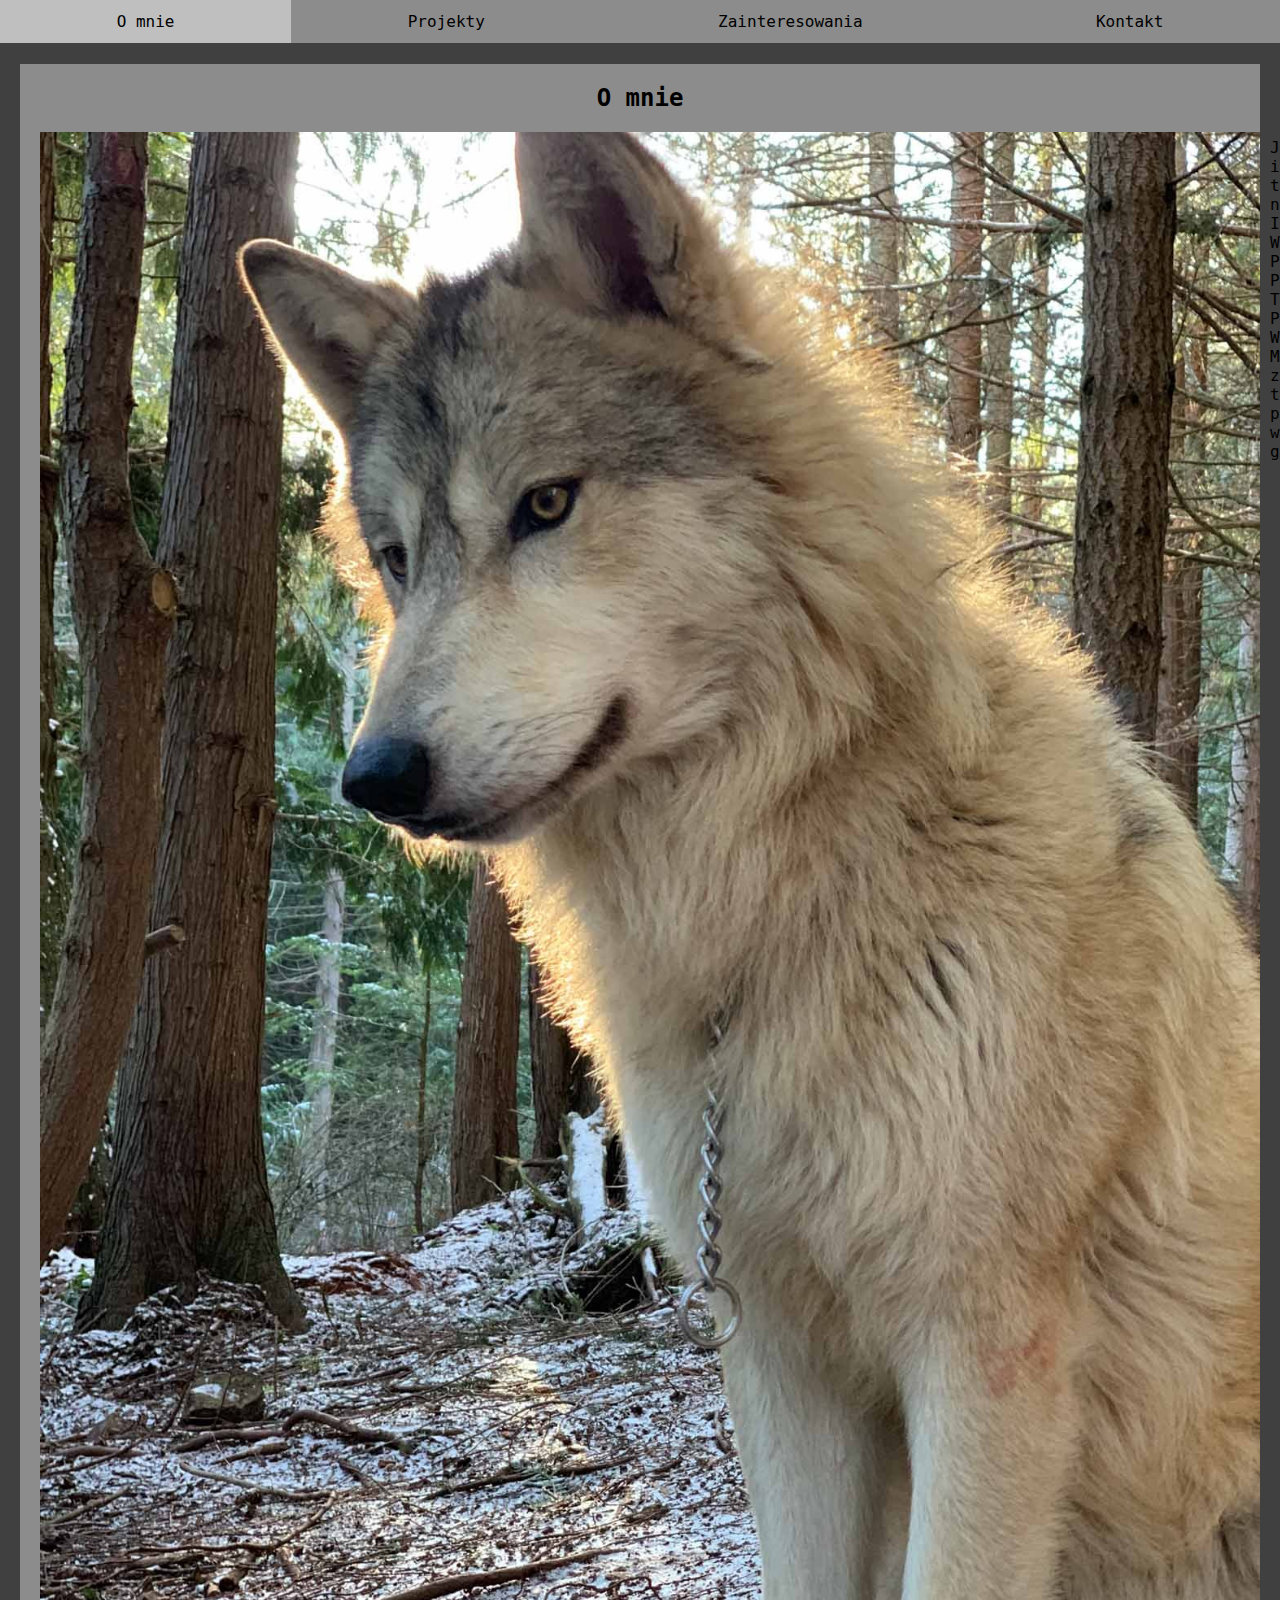
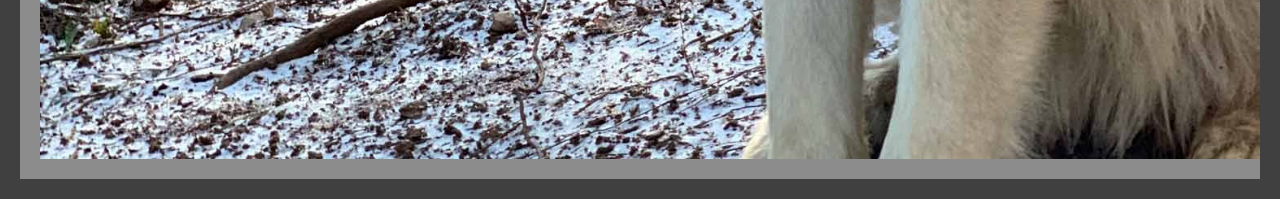
<file: list1/index.htm>
<!DOCTYPE html>
<html lang="pl">

<head>
    <meta charset="utf-8" />
    <meta name="viewport" content="width=device-width, initial-scale=1.0" />
    <link href="./styles.css" rel="stylesheet" />
    <title>Homepage</title>
</head>

<body>
    <nav>
        <a href="./index.htm">O mnie</a>
        <a href="./projekty.htm">Projekty</a>
        <a href="./zainteresowania.htm">Zainteresowania</a>
        <a href="./kontakt.htm">Kontakt</a>
    </nav>

    <main>
        <article>
            <h2>
                O mnie
            </h2>
            <div class="about">
                <img src="mock.jpg" alt="Foto" />
                <p>
                    Jestem inżynierantem trzeciego roku na kierunku Informatyka na
                    Wydziale Podstawowych Problemów Techniki Politechniki Wrocławskiej.
                    Moje zainteresowania to matematyka i piesze wycieczki górskie.
                </p>
            </div>
        </article>
    </main>
</body>

</html>
</file>
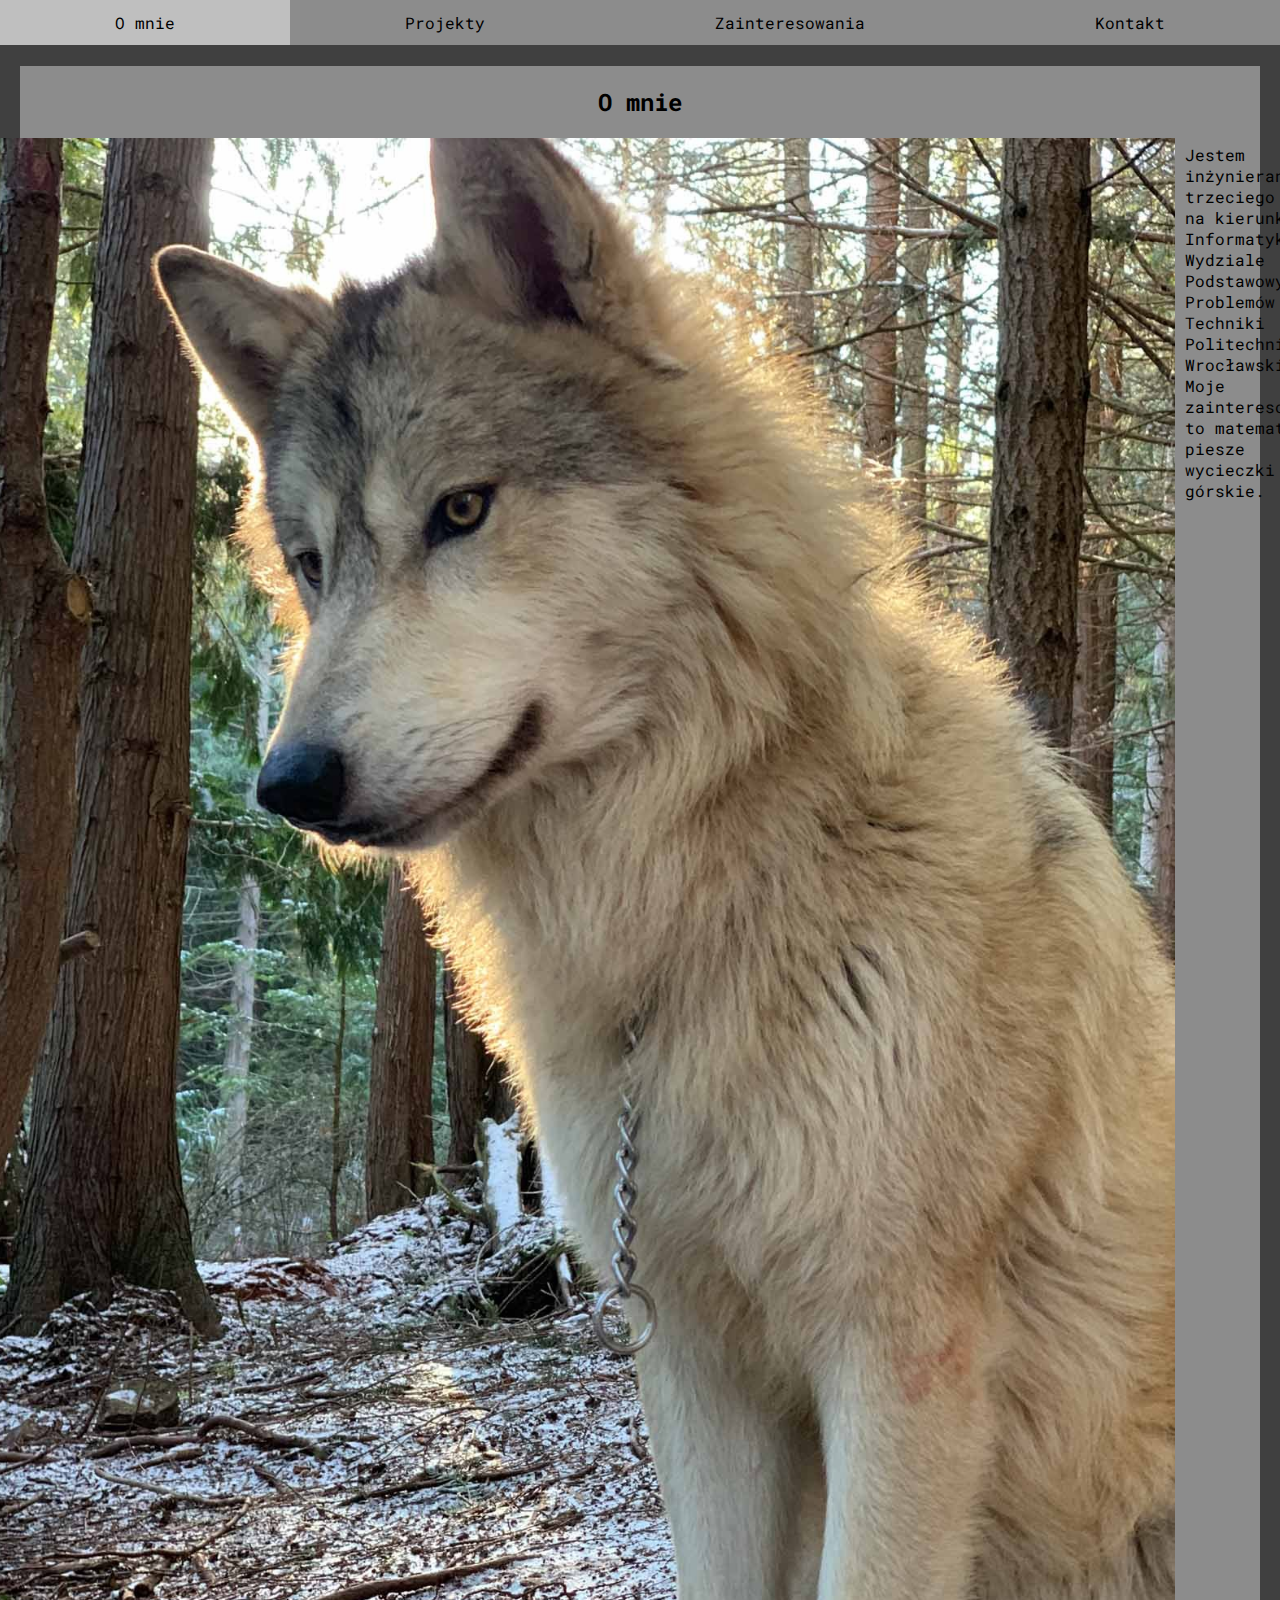
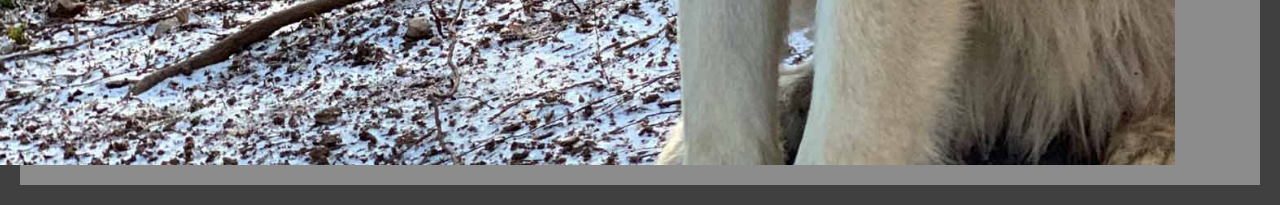
<file: list2/index.htm>
<!DOCTYPE html>
<html lang="pl">

<head>
    <meta charset="utf-8" />
    <meta name="viewport" content="width=device-width, initial-scale=1.0" />
    <link href="./styles.css" rel="stylesheet" />
    <link href="https://fonts.googleapis.com/css?family=Roboto+Mono&display=swap" rel="stylesheet">
    <title>Homepage</title>
</head>

<body>
    <nav>
        <div class="wide-nav">
            <a href="./index.htm">O mnie</a>
            <a href="./projekty.htm">Projekty</a>
            <a href="./zainteresowania.htm">Zainteresowania</a>
            <a href="./kontakt.htm">Kontakt</a>
        </div>

        <div class="dropdown">
            <button class="dropbtn">
                    <div class="hamburger"></div>
                    <div class="hamburger"></div>
                    <div class="hamburger"></div>
            </button>
            <div class="dropdown-content">
                <a href="./index.htm">O mnie</a>
                <a href="./projekty.htm">Projekty</a>
                <a href="./zainteresowania.htm">Zainteresowania</a>
                <a href="./kontakt.htm">Kontakt</a>
            </div>
        </div>
    </nav>

    <main>
        <article>
            <h2>
                O mnie
            </h2>
            <div class="about">
                <img src="mock.jpg" alt="Foto" />
                <p>
                    Jestem inżynierantem trzeciego roku na kierunku Informatyka na
                    Wydziale Podstawowych Problemów Techniki Politechniki Wrocławskiej.
                    Moje zainteresowania to matematyka i piesze wycieczki górskie.
                </p>
            </div>
            <span id="timer"></span>
        </article>
    </main>

    <script src="scripts.js"></script>
</body>

</html>
</file>
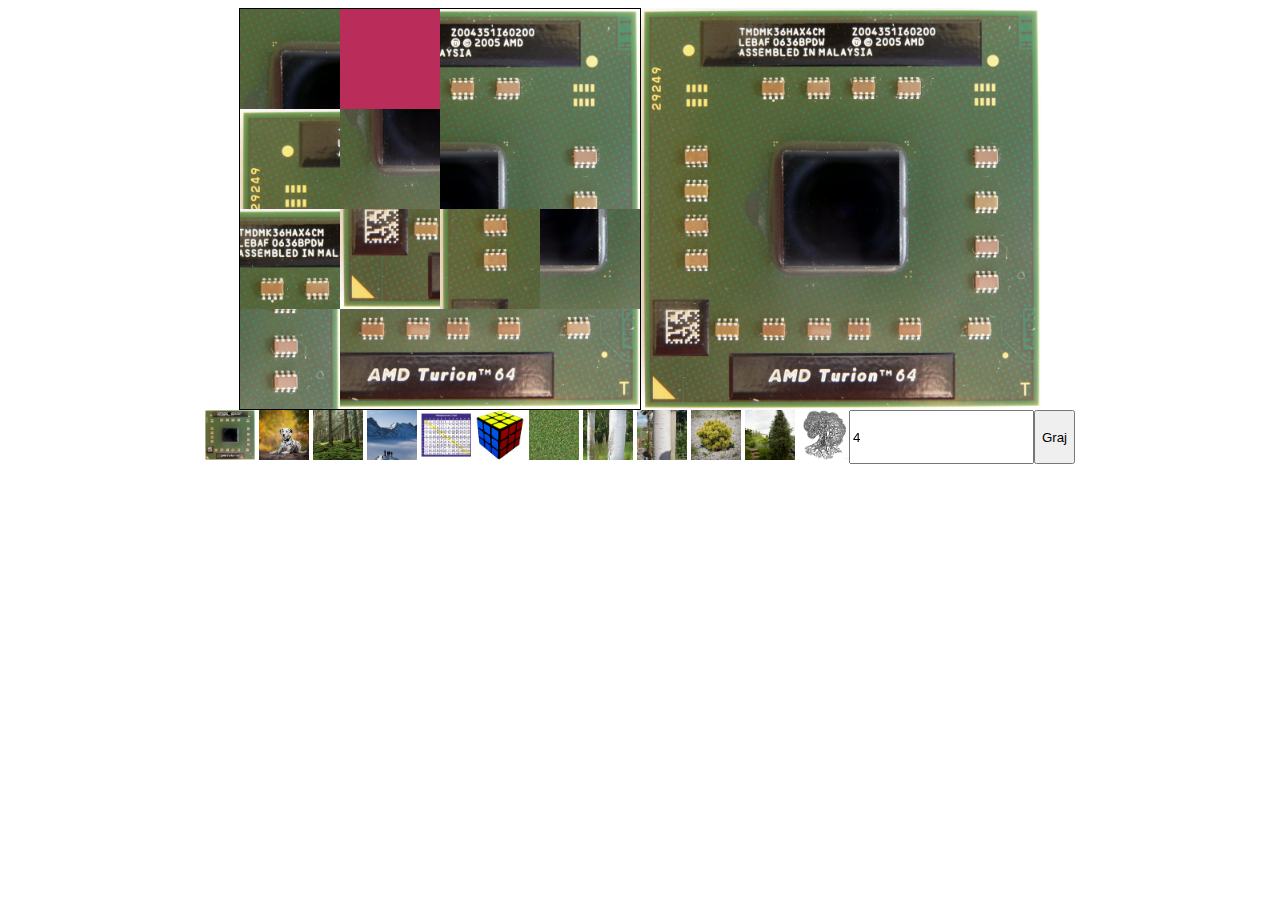
<file: list3/index.html>
<!DOCTYPE html>
<html lang="pl">

<head>
    <meta charset="utf-8" />
    <meta name="viewport" content="width=device-width, initial-scale=1.0" />
    <link href="./styles.css" rel="stylesheet" />
    <title>Game</title>
</head>

<body>
    <canvas id='canvas' width="400" height="400">
        Your browser doesn't support canvas element.
    </canvas>
    
    <img id="hint" src="./images/pic1.jpg">

    <div class='gallery'>
        <img src="./images/m_pic1.jpg" width="50px" height="50px">
        <img src="./images/m_pic2.jpg" width="50px" height="50px">
        <img src="./images/m_pic3.jpg" width="50px" height="50px">
        <img src="./images/m_pic4.jpg" width="50px" height="50px">
        <img src="./images/m_pic5.jpg" width="50px" height="50px">
        <img src="./images/m_pic6.jpg" width="50px" height="50px">
        <img src="./images/m_pic7.jpg" width="50px" height="50px">
        <img src="./images/m_pic8.jpg" width="50px" height="50px">
        <img src="./images/m_pic9.jpg" width="50px" height="50px">
        <img src="./images/m_pic10.jpg" width="50px" height="50px">
        <img src="./images/m_pic11.jpg" width="50px" height="50px">
        <img src="./images/m_pic12.jpg" width="50px" height="50px">
    </div>
    <input id='len' type='number' value='4' min='3'>
    <button id='btn'>Graj</button>
    

    <script src="script.js"></script>
</body>
</html>
</file>
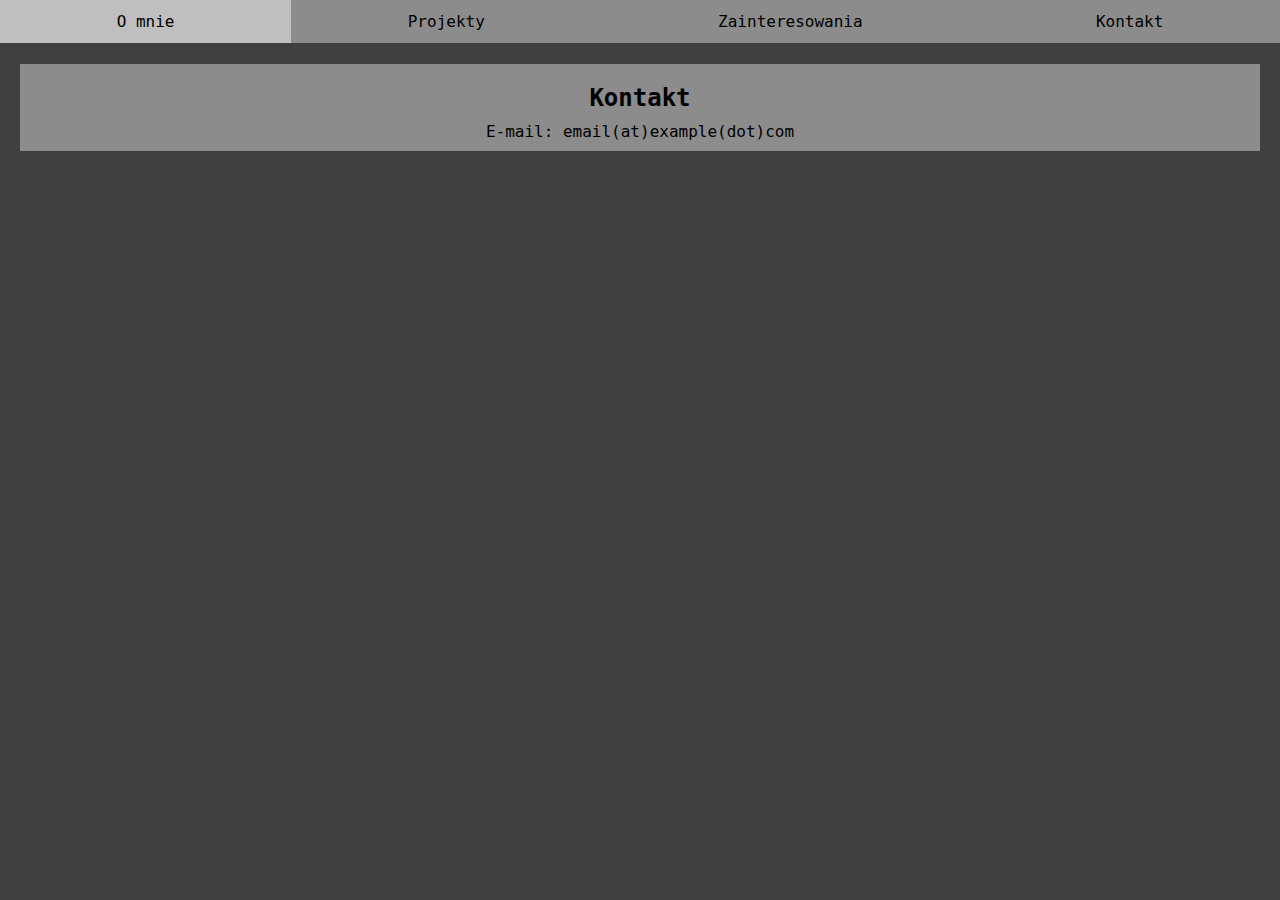
<file: list1/kontakt.htm>
<!DOCTYPE html>
<html lang="pl">

<head>
    <meta charset="utf-8" />
    <meta name="viewport" content="width=device-width, initial-scale=1.0" />
    <link href="./styles.css" rel="stylesheet" />
    <title>Kontakt</title>
</head>

<body>
    <nav>
        <a href="./index.htm">O mnie</a>
        <a href="./projekty.htm">Projekty</a>
        <a href="./zainteresowania.htm">Zainteresowania</a>
        <a href="./kontakt.htm">Kontakt</a>
    </nav>

    <main>
        <article>
            <h2>
                Kontakt
            </h2>
            E-mail: email(at)example(dot)com
        </article>
    </main>
</body>

</html>
</file>
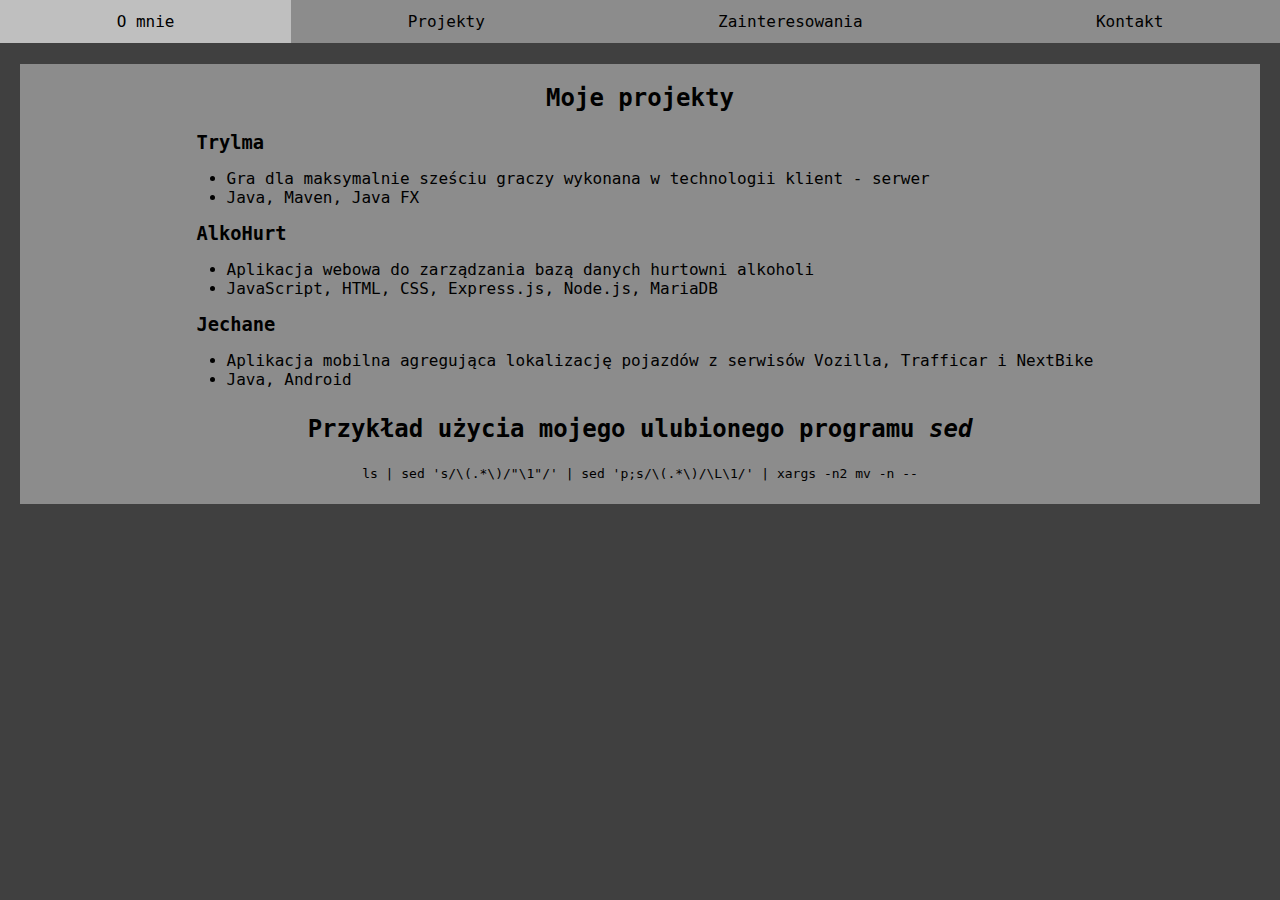
<file: list1/projekty.htm>
<!DOCTYPE html>
<html lang="pl">

<head>
    <meta charset="utf-8" />
    <meta name="viewport" content="width=device-width, initial-scale=1.0" />
    <link href="./styles.css" rel="stylesheet" />
    <title>Projekty</title>
</head>

<body>
    <nav>
        <a href="./index.htm">O mnie</a>
        <a href="./projekty.htm">Projekty</a>
        <a href="./zainteresowania.htm">Zainteresowania</a>
        <a href="./kontakt.htm">Kontakt</a>
    </nav>

    <main>
        <article>
            <h2>
                Moje projekty
            </h2>
            <div>
                <h3>Trylma</h3>
                <ul>
                    <li>Gra dla maksymalnie sześciu graczy wykonana w technologii klient - serwer</li>
                    <li>Java, Maven, Java FX</li>
                </ul>
                <h3>AlkoHurt</h3>
                <ul>
                    <li>Aplikacja webowa do zarządzania bazą danych hurtowni alkoholi</li>
                    <li>JavaScript, HTML, CSS, Express.js, Node.js, MariaDB</li>
                </ul>
                <h3>Jechane</h3>
                <ul>
                    <li>Aplikacja mobilna agregująca lokalizację pojazdów z serwisów Vozilla, Trafficar i NextBike</li>
                    <li>Java, Android</li>
                </ul>
            </div>
            <h2>
                Przykład użycia mojego ulubionego programu <em>sed</em>
            </h2>

            <pre><code>ls | sed 's/\(.*\)/"\1"/' | sed 'p;s/\(.*\)/\L\1/' | xargs -n2 mv -n --</code></pre>
        </article>
    </main>
</body>
</file>
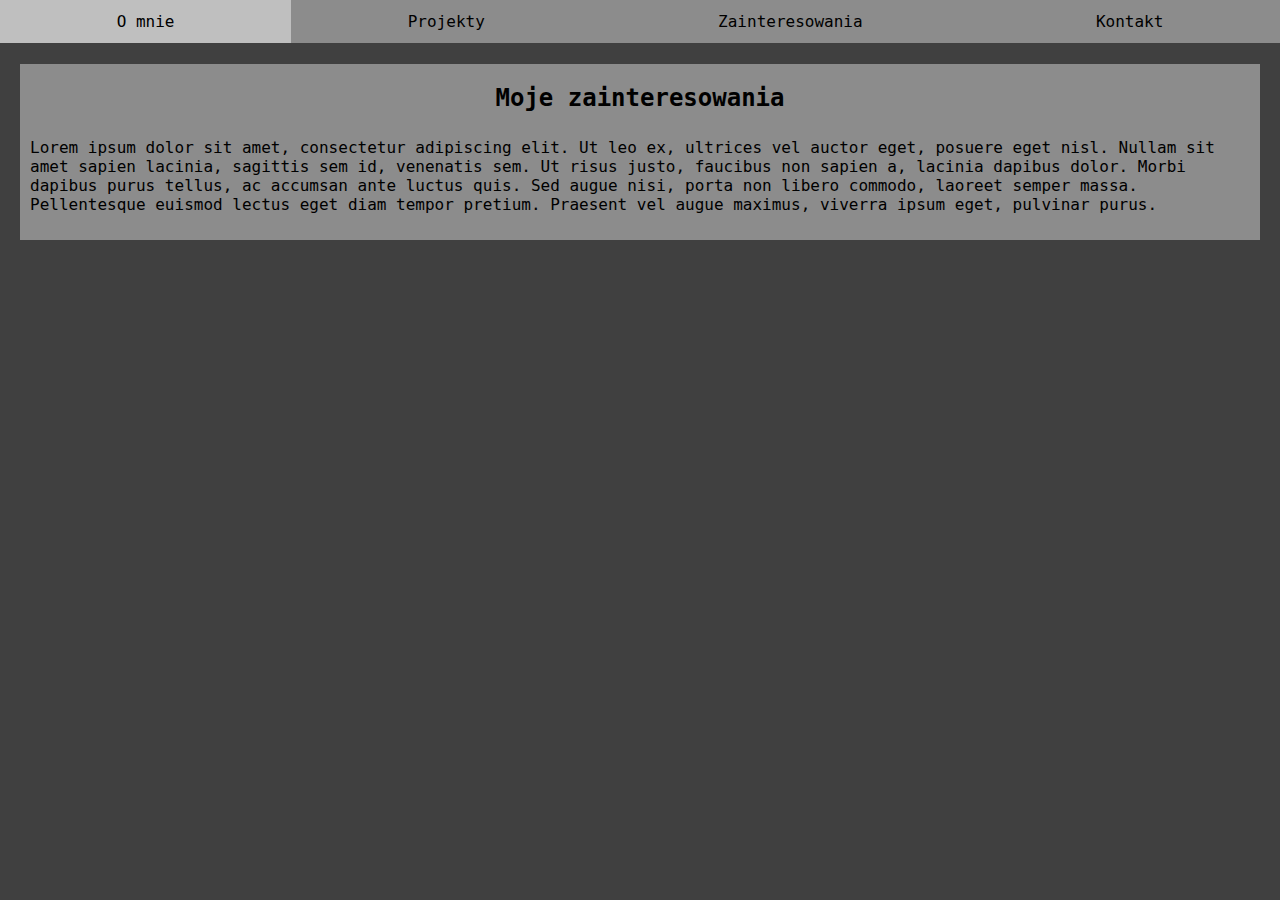
<file: list1/zainteresowania.htm>
<!DOCTYPE html>
<html lang="pl">

<head>
    <meta charset="utf-8" />
    <meta name="viewport" content="width=device-width, initial-scale=1.0" />
    <link href="./styles.css" rel="stylesheet" />
    <title>Zainteresowania</title>
</head>

<body>
    <nav>
        <a href="./index.htm">O mnie</a>
        <a href="./projekty.htm">Projekty</a>
        <a href="./zainteresowania.htm">Zainteresowania</a>
        <a href="./kontakt.htm">Kontakt</a>
    </nav>

    <main>
        <article>
            <h2>
                Moje zainteresowania
            </h2>
            <p>
                Lorem ipsum dolor sit amet, consectetur adipiscing elit.
                Ut leo ex, ultrices vel auctor eget, posuere eget nisl.
                Nullam sit amet sapien lacinia, sagittis sem id, venenatis sem.
                Ut risus justo, faucibus non sapien a, lacinia dapibus dolor.
                Morbi dapibus purus tellus, ac accumsan ante luctus quis. Sed augue nisi, porta non libero commodo,
                laoreet semper massa. Pellentesque euismod lectus eget diam tempor pretium. Praesent vel augue maximus,
                viverra ipsum eget, pulvinar purus.
            </p>
        </article>
    </main>
</body>

</html>
</file>
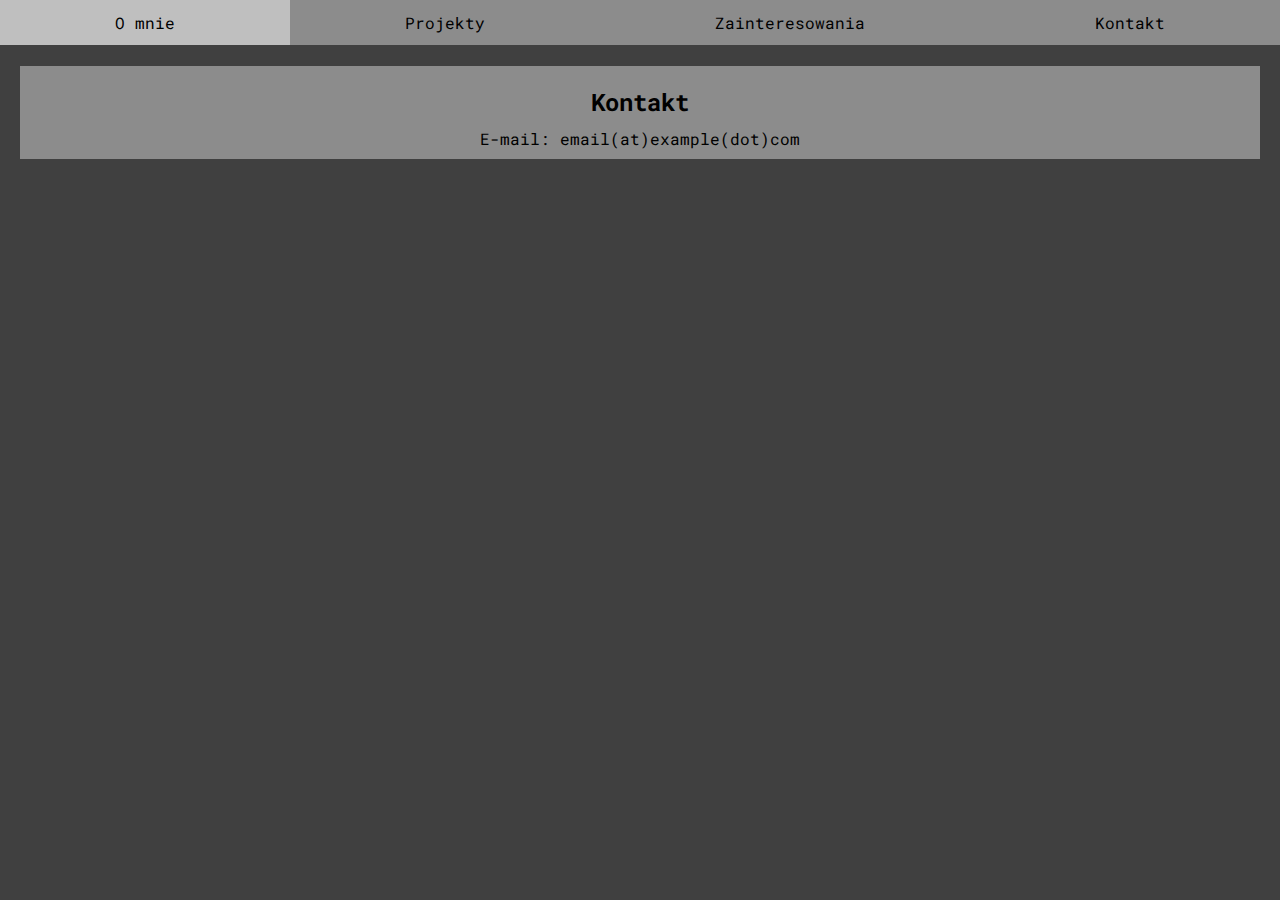
<file: list2/kontakt.htm>
<!DOCTYPE html>
<html lang="pl">

<head>
    <meta charset="utf-8" />
    <meta name="viewport" content="width=device-width, initial-scale=1.0" />
    <link href="./styles.css" rel="stylesheet" />
    <link href="https://fonts.googleapis.com/css?family=Roboto+Mono&display=swap" rel="stylesheet">
    <title>Kontakt</title>
</head>

<body>
    <nav>
        <div class="wide-nav">
            <a href="./index.htm">O mnie</a>
            <a href="./projekty.htm">Projekty</a>
            <a href="./zainteresowania.htm">Zainteresowania</a>
            <a href="./kontakt.htm">Kontakt</a>
        </div>

        <div class="dropdown">
            <button class="dropbtn">
                    <div class="hamburger"></div>
                    <div class="hamburger"></div>
                    <div class="hamburger"></div>
            </button>
            <div class="dropdown-content">
                <a href="./index.htm">O mnie</a>
                <a href="./projekty.htm">Projekty</a>
                <a href="./zainteresowania.htm">Zainteresowania</a>
                <a href="./kontakt.htm">Kontakt</a>
            </div>
        </div>
    </nav>

    <main>
        <article>
            <h2>
                Kontakt
            </h2>
            E-mail: email(at)example(dot)com
            <span id="timer"></span>
        </article>
    </main>

    <script src="scripts.js"></script>
</body>

</html>
</file>
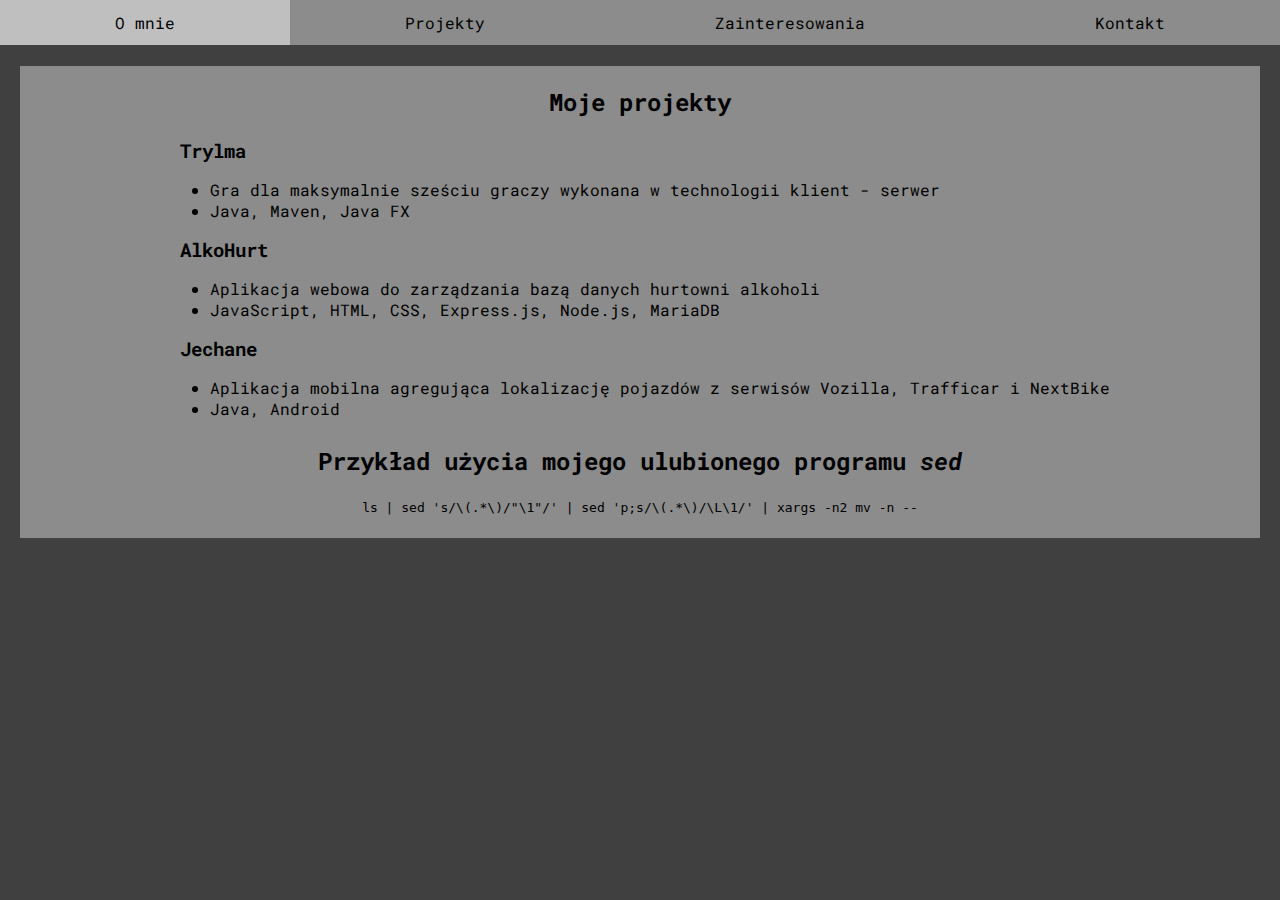
<file: list2/projekty.htm>
<!DOCTYPE html>
<html lang="pl">

<head>
    <meta charset="utf-8" />
    <meta name="viewport" content="width=device-width, initial-scale=1.0" />
    <link href="./styles.css" rel="stylesheet" />
    <link href="https://fonts.googleapis.com/css?family=Roboto+Mono&display=swap" rel="stylesheet">
    <title>Projekty</title>
</head>

<body>
    <nav>
        <div class="wide-nav">
            <a href="./index.htm">O mnie</a>
            <a href="./projekty.htm">Projekty</a>
            <a href="./zainteresowania.htm">Zainteresowania</a>
            <a href="./kontakt.htm">Kontakt</a>
        </div>

        <div class="dropdown">
            <button class="dropbtn">
                <div class="hamburger"></div>
                <div class="hamburger"></div>
                <div class="hamburger"></div>
            </button>
            <div class="dropdown-content">
                <a href="./index.htm">O mnie</a>
                <a href="./projekty.htm">Projekty</a>
                <a href="./zainteresowania.htm">Zainteresowania</a>
                <a href="./kontakt.htm">Kontakt</a>
            </div>
        </div>
    </nav>

    <main>
        <article>
            <h2>
                Moje projekty
            </h2>
            <div>
                <h3>Trylma</h3>
                <ul>
                    <li>Gra dla maksymalnie sześciu graczy wykonana w technologii klient - serwer</li>
                    <li>Java, Maven, Java FX</li>
                </ul>
                <h3>AlkoHurt</h3>
                <ul>
                    <li>Aplikacja webowa do zarządzania bazą danych hurtowni alkoholi</li>
                    <li>JavaScript, HTML, CSS, Express.js, Node.js, MariaDB</li>
                </ul>
                <h3>Jechane</h3>
                <ul>
                    <li>Aplikacja mobilna agregująca lokalizację pojazdów z serwisów Vozilla, Trafficar i NextBike</li>
                    <li>Java, Android</li>
                </ul>
            </div>
            <h2>
                Przykład użycia mojego ulubionego programu <em>sed</em>
            </h2>

            <pre><code>ls | sed 's/\(.*\)/"\1"/' | sed 'p;s/\(.*\)/\L\1/' | xargs -n2 mv -n --</code></pre>
            <span id="timer"></span>
        </article>
    </main>

    <script src="scripts.js"></script>
</body>
</file>
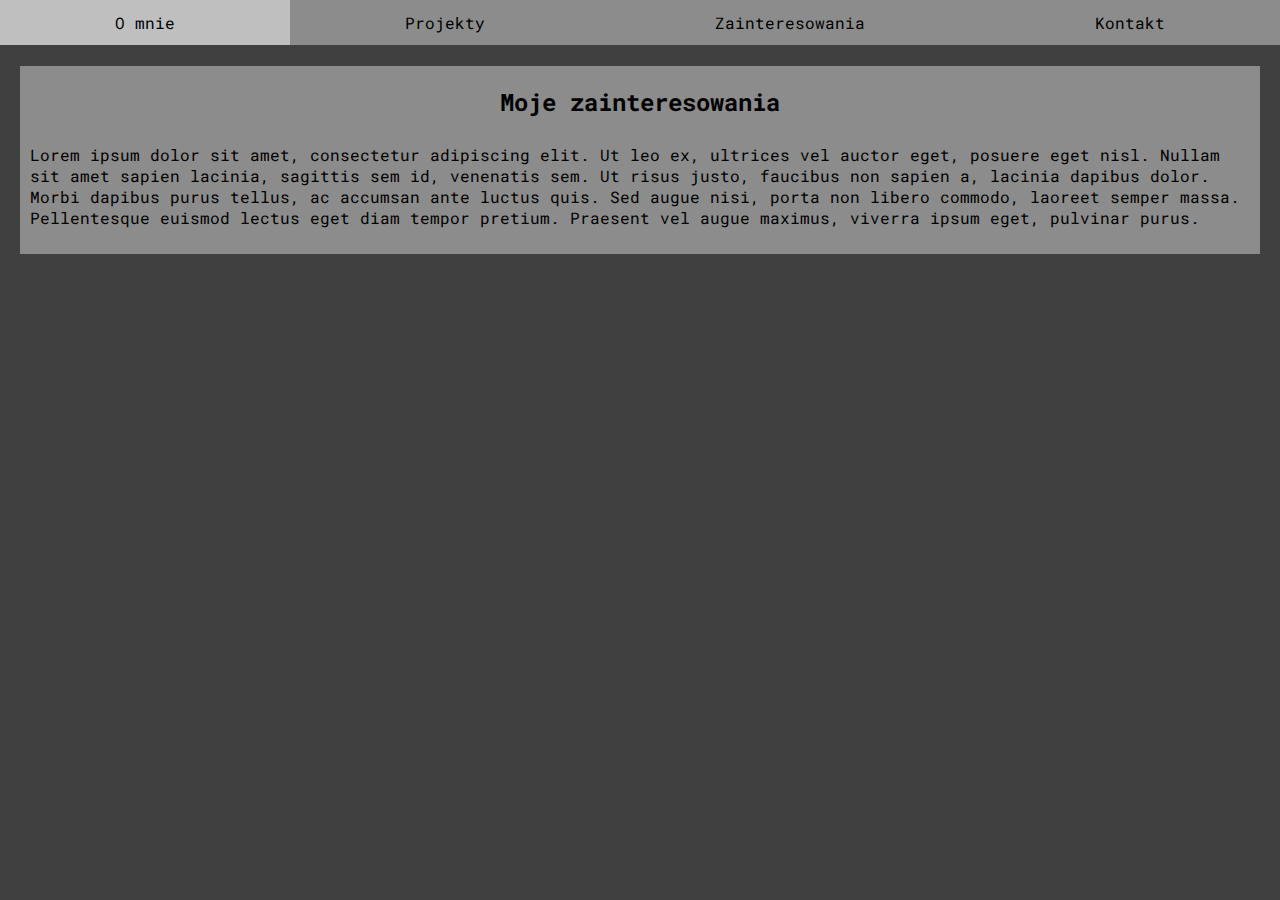
<file: list2/zainteresowania.htm>
<!DOCTYPE html>
<html lang="pl">

<head>
    <meta charset="utf-8" />
    <meta name="viewport" content="width=device-width, initial-scale=1.0" />
    <link href="./styles.css" rel="stylesheet" />
    <link href="https://fonts.googleapis.com/css?family=Roboto+Mono&display=swap" rel="stylesheet">
    <title>Zainteresowania</title>
</head>

<body>
    <nav>
        <div class="wide-nav">
            <a href="./index.htm">O mnie</a>
            <a href="./projekty.htm">Projekty</a>
            <a href="./zainteresowania.htm">Zainteresowania</a>
            <a href="./kontakt.htm">Kontakt</a>
        </div>

        <div class="dropdown">
            <button class="dropbtn">
                <div class="hamburger"></div>
                <div class="hamburger"></div>
                <div class="hamburger"></div>
            </button>
            <div class="dropdown-content">
                <a href="./index.htm">O mnie</a>
                <a href="./projekty.htm">Projekty</a>
                <a href="./zainteresowania.htm">Zainteresowania</a>
                <a href="./kontakt.htm">Kontakt</a>
            </div>
        </div>
    </nav>

    <main>
        <article>
            <h2>
                Moje zainteresowania
            </h2>
            <p>
                Lorem ipsum dolor sit amet, consectetur adipiscing elit.
                Ut leo ex, ultrices vel auctor eget, posuere eget nisl.
                Nullam sit amet sapien lacinia, sagittis sem id, venenatis sem.
                Ut risus justo, faucibus non sapien a, lacinia dapibus dolor.
                Morbi dapibus purus tellus, ac accumsan ante luctus quis. Sed augue nisi, porta non libero commodo,
                laoreet semper massa. Pellentesque euismod lectus eget diam tempor pretium. Praesent vel augue maximus,
                viverra ipsum eget, pulvinar purus.
            </p>
            <span id="timer"></span>
        </article>
    </main>

    <script src="scripts.js"></script>
</body>

</html>
</file>
<file: list1/styles.css>
:root {
    --background-color: #404040;
    --primary-color: #8C8C8C;
    --secondary-color: #BFBFBF;
}

html {
    width: 100%;
    padding: 0px;
    margin: 0px;
    font-family: "Monospace", monospace;
}

body {
    margin: 0px;
    background-color: var(--background-color);
}

nav {
    position: sticky;
    top: 0;
    background-color: var(--primary-color); 
    display: flex;
    justify-content: space-around;
    flex-wrap: wrap;
    border-bottom-style: solid;
    border-bottom-width: 1px; 
    border-bottom-color: var(--background-color);
}

nav a {
    margin: auto;
    padding: 12px;
    text-decoration: none;
    text-align: center;
    flex-grow: 1;
}

nav a:hover {
    background-color: var(--secondary-color);
}

nav a:link {
    color: inherit;
}

nav a:visited {
     color: inherit;
}

pre {
    overflow-x: auto;
    max-width: 80%;
    
}

main {
    display: flex;
    justify-content: center;
}

article {
    background-color: var(--primary-color);
    margin: 20px;
    padding: 10px;
    display: flex;
    flex-direction: column;
    align-items: center;
    width: 100%;
    max-width: 1280px;
}

img {
    max-width: 100%;
    height: auto;
    justify-content: flex-start;
    margin: 10px;
}

.about {
    display: flex;
    flex-direction: row;
}

h3, h2 {
    margin: 10px;
}

@media only screen and (max-width: 720px) {
    .about {
        display: flex;
        flex-direction: column;
        justify-content: center;
    }
}
</file>
<file: list2/styles.css>
:root {
    --background-color: #404040;
    --primary-color: #8C8C8C;
    --secondary-color: #BFBFBF;
}

html {
    width: 100%;
    padding: 0px;
    margin: 0px;
    font-family: "Roboto Mono", monospace;
}

body {
    margin: 0px;
    background-color: var(--background-color);
}

.hamburger {
    width: 35px;
    height: 5px;
    background-color: black;
    margin: 6px 0;
}

nav {
    position: sticky;
    top: 0;
    background-color: var(--primary-color); 
    display: flex;
    justify-content: flex-start;
    border-bottom-style: solid;
    border-bottom-width: 1px; 
    border-bottom-color: var(--background-color);
}

.wide-nav {
    display: none;
}

 /* Dropdown Button */
 .dropbtn {
    background-color: var(--primary-color);
    padding: 16px;
    font-size: 16px;
    border: none;
  }
  
  /* The container <div> - needed to position the dropdown content */
  .dropdown {
    position: relative;
    display: inline-block;
  }
  
  /* Dropdown Content (Hidden by Default) */
  .dropdown-content {
    display: none;
    position: absolute;
    background-color: var(--secondary-color);
    min-width: 160px;
    box-shadow: 0px 8px 16px 0px rgba(0,0,0,0.2);
    z-index: 1;
  }
  
  /* Links inside the dropdown */
  .dropdown-content a {
    color: black;
    padding: 12px 16px;
    text-decoration: none;
    display: block;
  }
  
  /* Change color of dropdown links on hover */
  .dropdown-content a:hover {
      background-color: #DDD
    }
  
  /* Show the dropdown menu on hover */
  .dropdown:hover .dropdown-content {
      display: block;
    }
  
  /* Change the background color of the dropdown button when the dropdown content is shown */
  .dropdown:hover .dropbtn {
      background-color: var(--secondary-color);
    } 

pre {
    overflow-x: auto;
    max-width: 80%;
    
}

main {
    display: flex;
    justify-content: center;
}

article {
    background-color: var(--primary-color);
    margin: 20px;
    padding: 10px;
    display: flex;
    flex-direction: column;
    align-items: center;
    width: 100%;
    max-width: 1280px;
}

img {
    max-width: 100%;
    height: auto;
    justify-content: flex-start;
    margin: 10px;
}

.about {
    display: flex; 
    flex-direction: column;
    justify-content: center;
}

h3, h2 {
    margin: 10px;
}

span {
    font-size: small;
}

@media only screen and (min-width: 720px) {
    .about {
        display: flex;
        flex-direction: row;
    }
}

@media only screen and (min-width: 900px) {
    .about {
        display: flex;
        flex-direction: row;
    }   

    .wide-nav {
        display: flex;
    }

    .wide-nav {
        display: flex;
        justify-content: space-around;
        width: 100%;
    }

    nav .wide-nav a {
        margin: auto;
        padding: 12px;
        text-decoration: none;
        text-align: center;
        flex-grow: 1;
    }
    
    nav .wide-nav a:hover {
        background-color: var(--secondary-color);
    }
    
    nav .wide-nav a:link {
        color: inherit;
    }
    
    nav .wide-nav a:visited {
         color: inherit;
    }
    
    .dropdown {
        display: none;
    }
}
</file>
<file: list3/styles.css>
html {
    display: flex;
    justify-content: center;
}

body {
    display: flex;
    justify-content: center;
    align-content: center;
    flex-wrap: wrap;
    max-width: 1000px;
}

canvas {    
    border: 1px solid black;
}

#hint {
    width: 40%;
    height: auto;
}

.gallery img:hover {
    opacity: 0.5;
}
</file>
